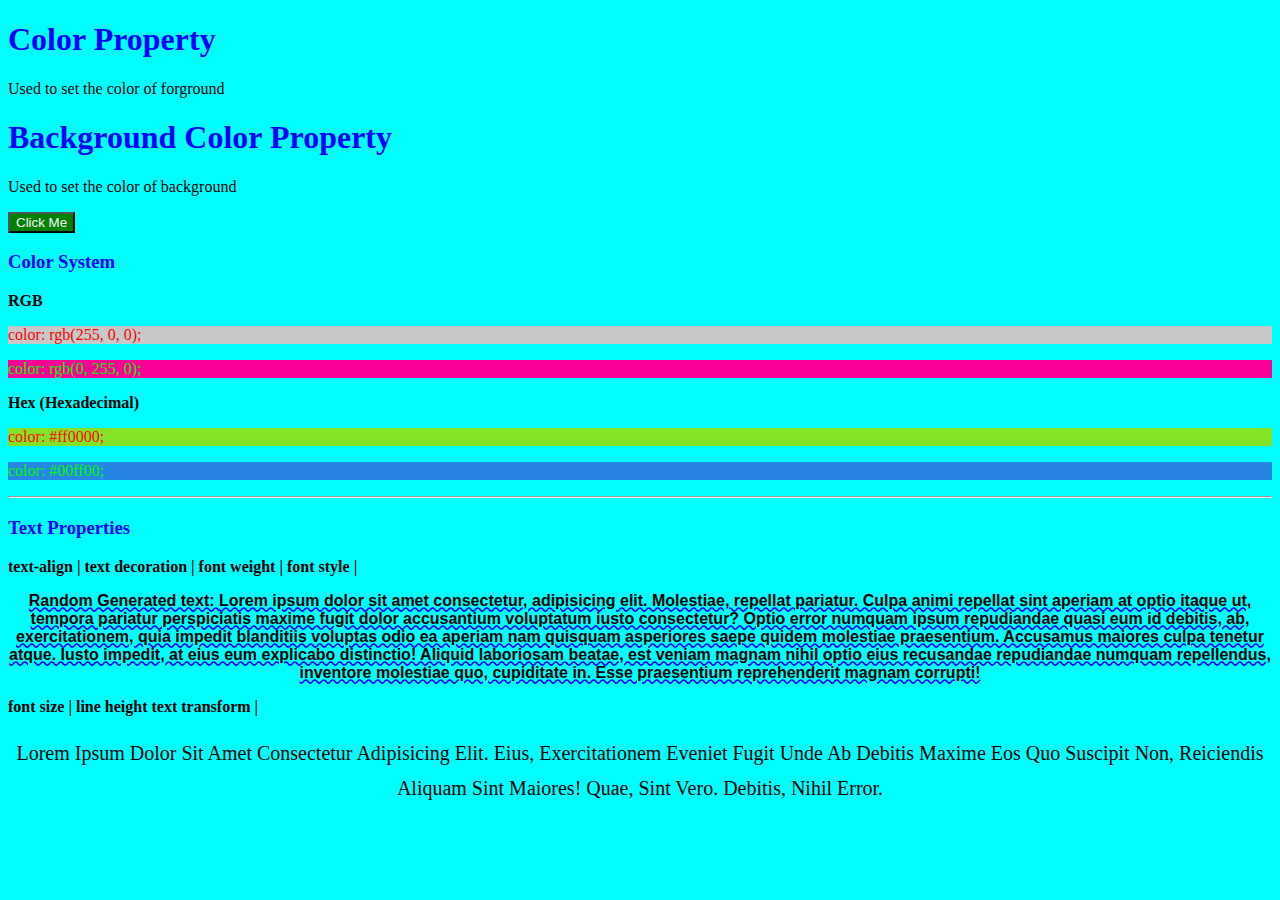
<file: css-classes/level1/index.html>
<!DOCTYPE html>
<html lang="en">
<head>
    <meta charset="UTF-8">
    <meta name="viewport" content="width=device-width, initial-scale=1.0">
    <title>CSS level 1</title>
    <link rel="stylesheet" href="style.css">
</head>
<body>
    <h1>Color Property</h1>
    <p>Used to set the color of forground</p>
    <h1>Background Color Property</h1>
    <p>Used to set the color of background</p>
    <button>Click Me</button>
    <h3>Color System</h3>
    <b>RGB</b>
    <p id="red">color: rgb(255, 0, 0);</p>
    <p id="green">color: rgb(0, 255, 0);</p>
    <b>Hex (Hexadecimal)</b>
    <p id="hexred">color: #ff0000;</p>
    <p id="hexgreen">color: #00ff00;</p>
    <hr/>
    <h3>Text Properties</h3>
    <b>text-align |</b>
    <b>text decoration |</b>
    <b>font weight |</b>
    <b>font style |</b>
    <p id="textproperties"><b>Random Generated text: </b>Lorem ipsum dolor sit amet consectetur, adipisicing elit. Molestiae, repellat pariatur. Culpa animi repellat sint aperiam at optio itaque ut, tempora pariatur perspiciatis maxime fugit dolor accusantium voluptatum iusto consectetur?
    Optio error numquam ipsum repudiandae quasi eum id debitis, ab, exercitationem, quia impedit blanditiis voluptas odio ea aperiam nam quisquam asperiores saepe quidem molestiae praesentium. Accusamus maiores culpa tenetur atque.
    Iusto impedit, at eius eum explicabo distinctio! Aliquid laboriosam beatae, est veniam magnam nihil optio eius recusandae repudiandae numquam repellendus, inventore molestiae quo, cupiditate in. Esse praesentium reprehenderit magnam corrupti!</p>
    <b>font size |</b>
    <b>line height</b>
    <b>text transform |</b>
    <p id="multipletextproperties">Lorem ipsum dolor sit amet consectetur adipisicing elit. Eius, exercitationem eveniet fugit unde ab debitis maxime eos quo suscipit non, reiciendis aliquam sint maiores! Quae, sint vero. Debitis, nihil error.</p>
</body>
</html>
</file>
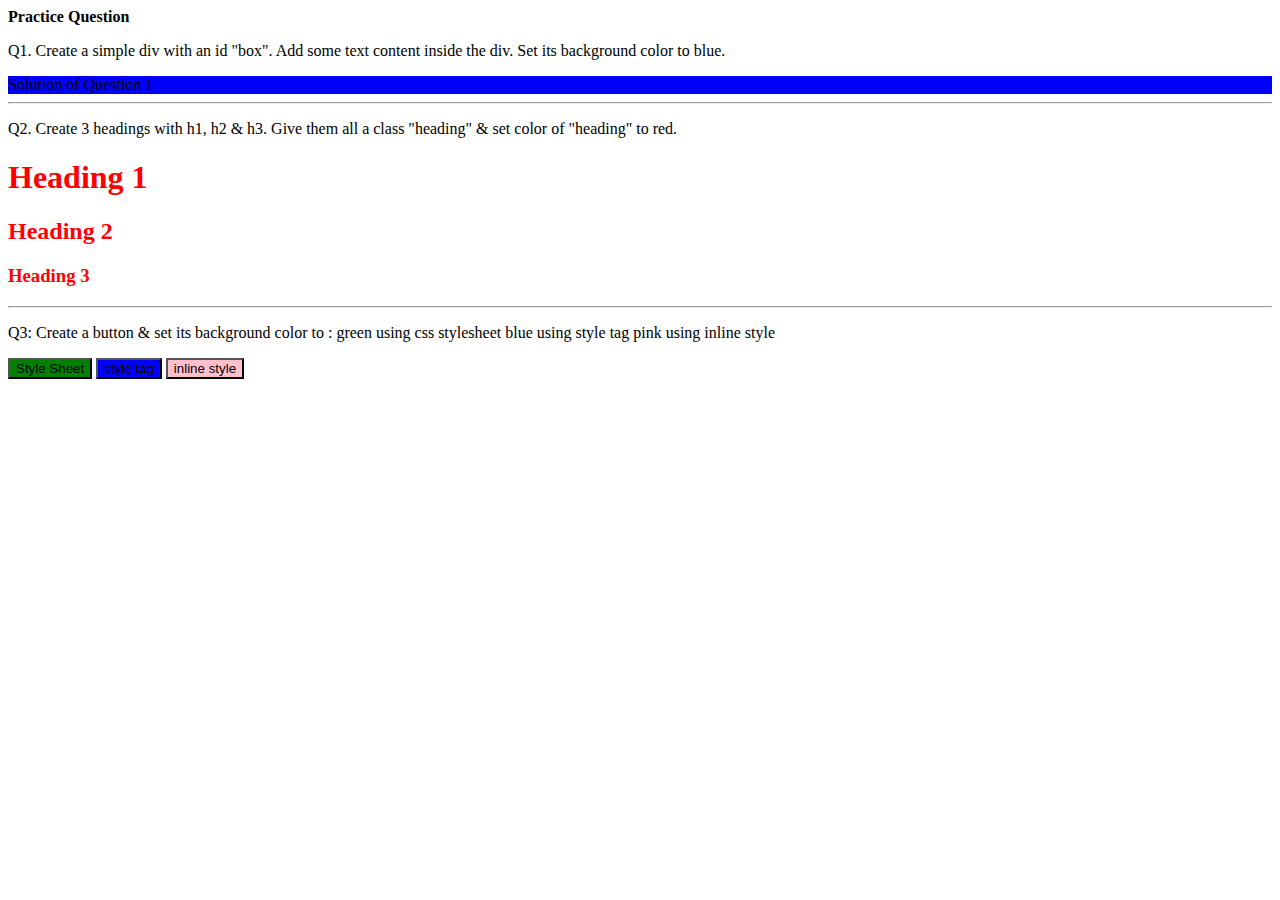
<file: practice Sets/practiceSet-1.html>
<!DOCTYPE html>
<html lang="en">
<head>
    <meta charset="UTF-8">
    <meta name="viewport" content="width=device-width, initial-scale=1.0">
    <title>Practice Set 1</title>
    <link rel="stylesheet" href="practiceSet-1.css">
</head>
<body>
    <b>Practice Question</b>
    <p>Q1. Create a simple div with an id "box".
        Add some text content inside the div.
        Set its background color to blue.</p>
    <div id="box">Solution of Question 1</div>
    <hr/>
    <p>Q2. Create 3 headings with h1, h2 & h3. Give them all a class "heading" & set color of "heading" to red.</p>
    <h1 class="heading">Heading 1</h1>
    <h2 class="heading">Heading 2</h2>
    <h3 class="heading">Heading 3</h3>
    <hr/>
    <p>Q3: Create a button & set its background color to :
        green using css stylesheet
        blue using style tag
        pink using inline style</p>
    <button type="button">Style Sheet</button>
    <button type="button" id="styletag">style tag</button>
    <style>
        #styletag {
            background-color: blue;
        }
    </style>
    <button type="button" style="background-color: pink;">inline style</button>
</body>
</html>
</file>
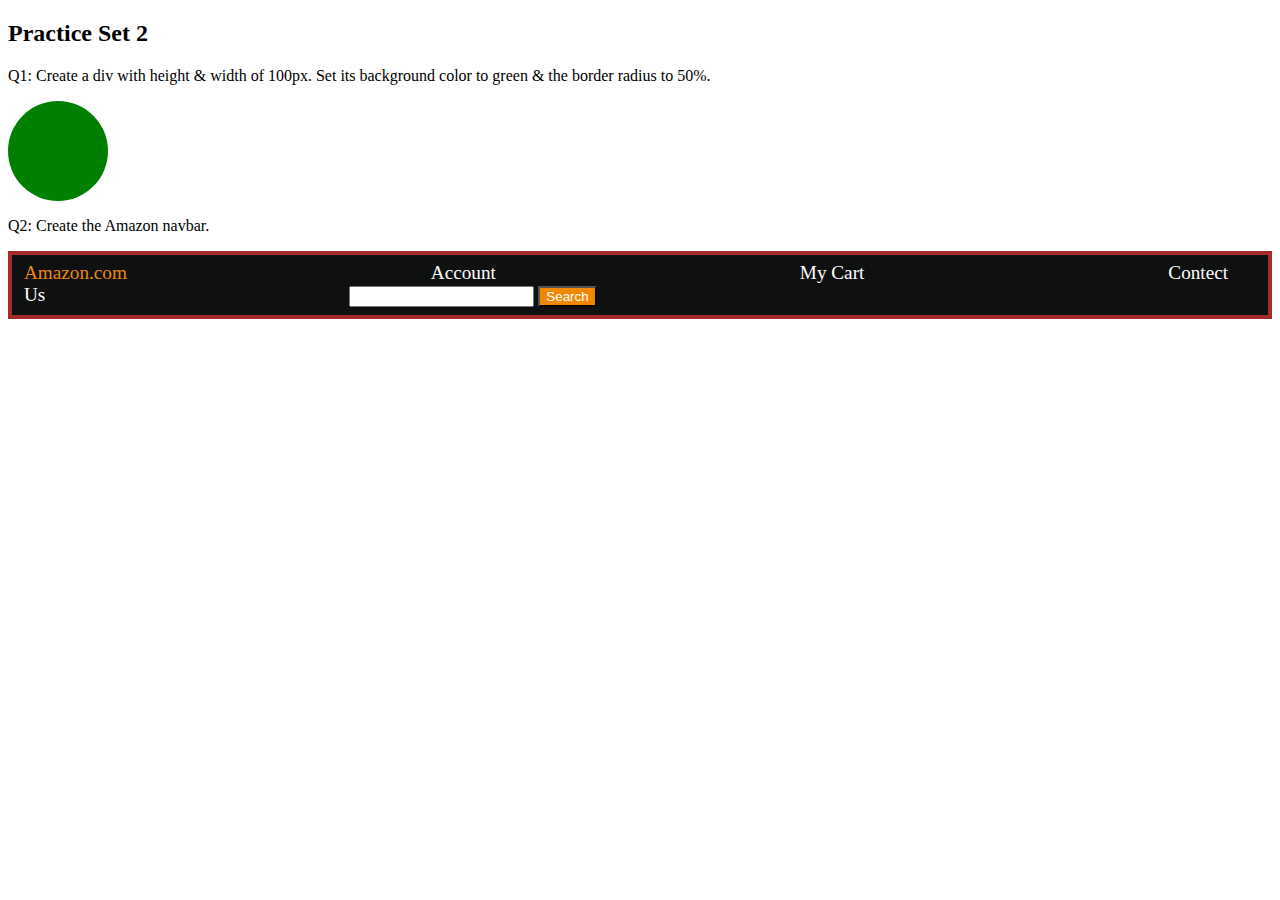
<file: practice Sets/practiceSet-2.html>
<!DOCTYPE html>
<html lang="en">
<head>
    <meta charset="UTF-8">
    <meta name="viewport" content="width=device-width, initial-scale=1.0">
    <title>Practice Set 2</title>
    <link rel="stylesheet" href="practiceSet-2.css">
</head>
<body>
    <!--Practice set 2-->
    <h2 id="practiceSet">Practice Set 2</h2>
    <p id="question1">Q1: Create a div with height & width of 100px.
        Set its background color to green & the border radius to 50%.</p>
    <div id="q1"></div>
    <p id="question2">Q2: Create the Amazon navbar.</p>
    <div id="navbar">
        <a id="logo" href="https://www.amazon.com/">Amazon.com</a>
        <a>Account</a>
        <a>My Cart</a>
        <a>Contect Us</a>
        <input type="text" name="search box">
        <button>Search</button>
    </div>
</body>
</html>
</file>
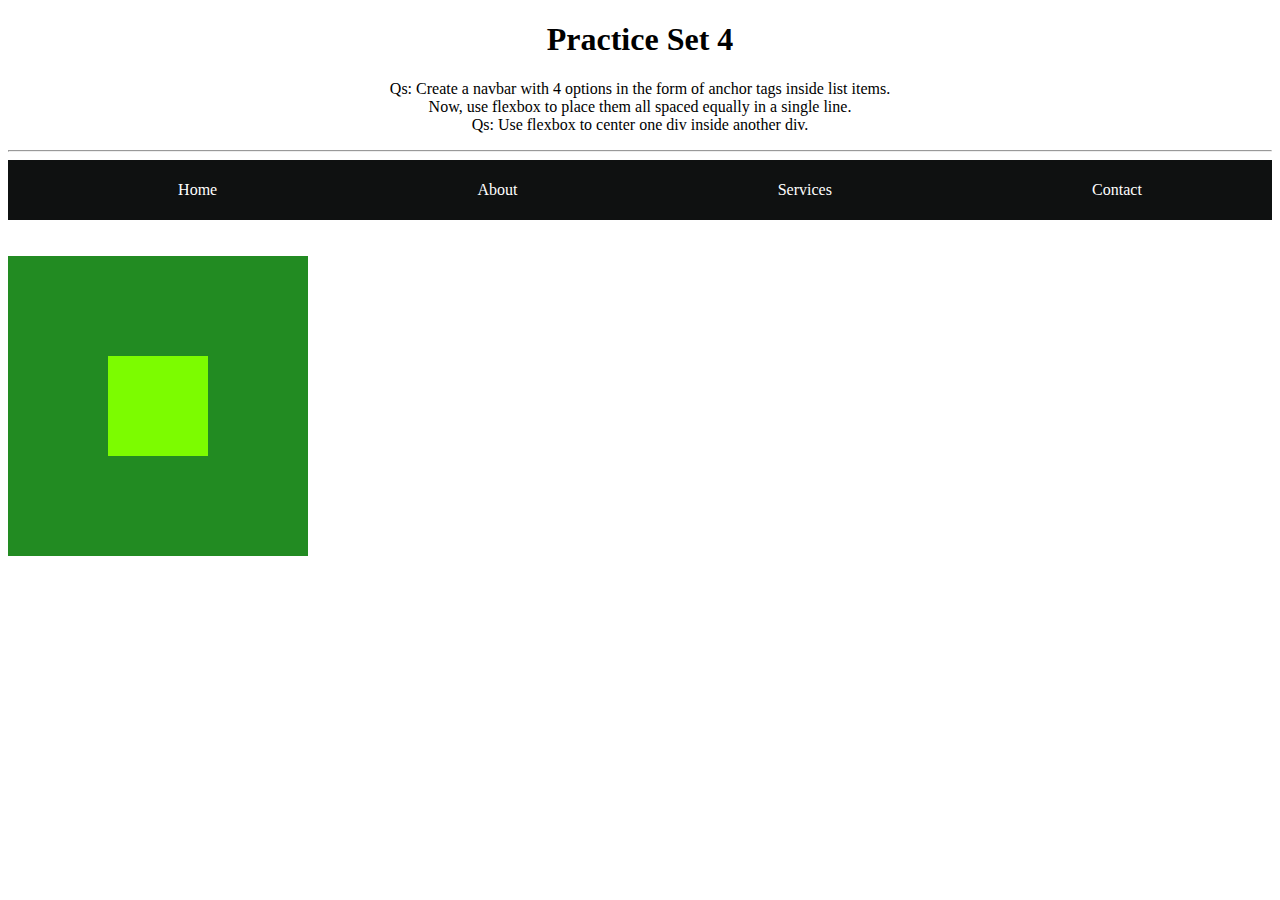
<file: practice Sets/practiceSet-4.html>
<!DOCTYPE html>
<html lang="en">
<head>
    <meta charset="UTF-8">
    <meta name="viewport" content="width=device-width, initial-scale=1.0">
    <title>Practice Set 6</title>
    <link rel="stylesheet" href="practiceSet-4.css">
</head>
<body>
    <h1 id="practiceSet">Practice Set 4</h1>
    <p id="practiceQuestion">
        Qs: Create a navbar with 4 options in the form of anchor tags inside list items. <br/>
        Now, use flexbox to place them all spaced equally in a single line. <br/>
        Qs: Use flexbox to center one div inside another div. <br/>
    </p>
    <hr/>
    <div class="navbar">
        <ul>
            <li><a href="#">Home</a></li>
            <li><a href="#">About</a></li>
            <li><a href="#">Services</a></li>
            <li><a href="#">Contact</a></li>
        </ul>
    </div>
    <br/> <br/>

    <div class="outer">
        <div class="inner"></div>
    </div>
</body>
</html>
</file>
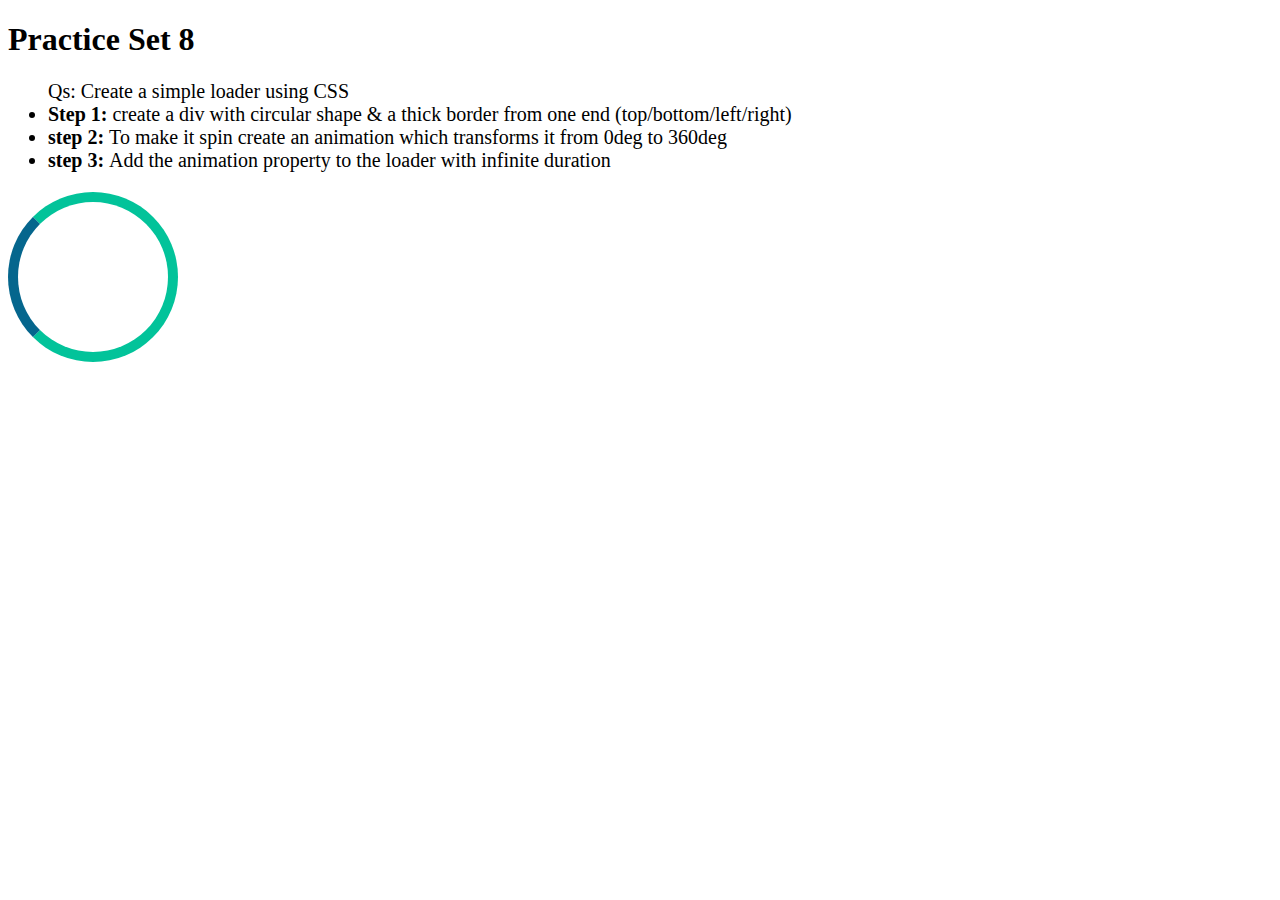
<file: practice Sets/practiceSet-5.html>
<!DOCTYPE html>
<html lang="en">
<head>
    <meta charset="UTF-8">
    <meta name="viewport" content="width=device-width, initial-scale=1.0">
    <title>Practice Set 8</title>
    <link rel="stylesheet" href="practiceSet-5.css">
</head>
<body>
    <h1>Practice Set 8</h1>
    <ul id="question">
        Qs: Create a simple loader using CSS
        <li><b>Step 1:</b> create a div with circular shape & a thick border from one end (top/bottom/left/right)</li>
        <li><b>step 2: </b>To make it spin create an animation which transforms it from 0deg to 360deg</li>
        <li><b>step 3: </b>Add the animation property to the loader with infinite duration</li>
    </ul>
    <div id="loader"></div>
</body>
</html>
</file>
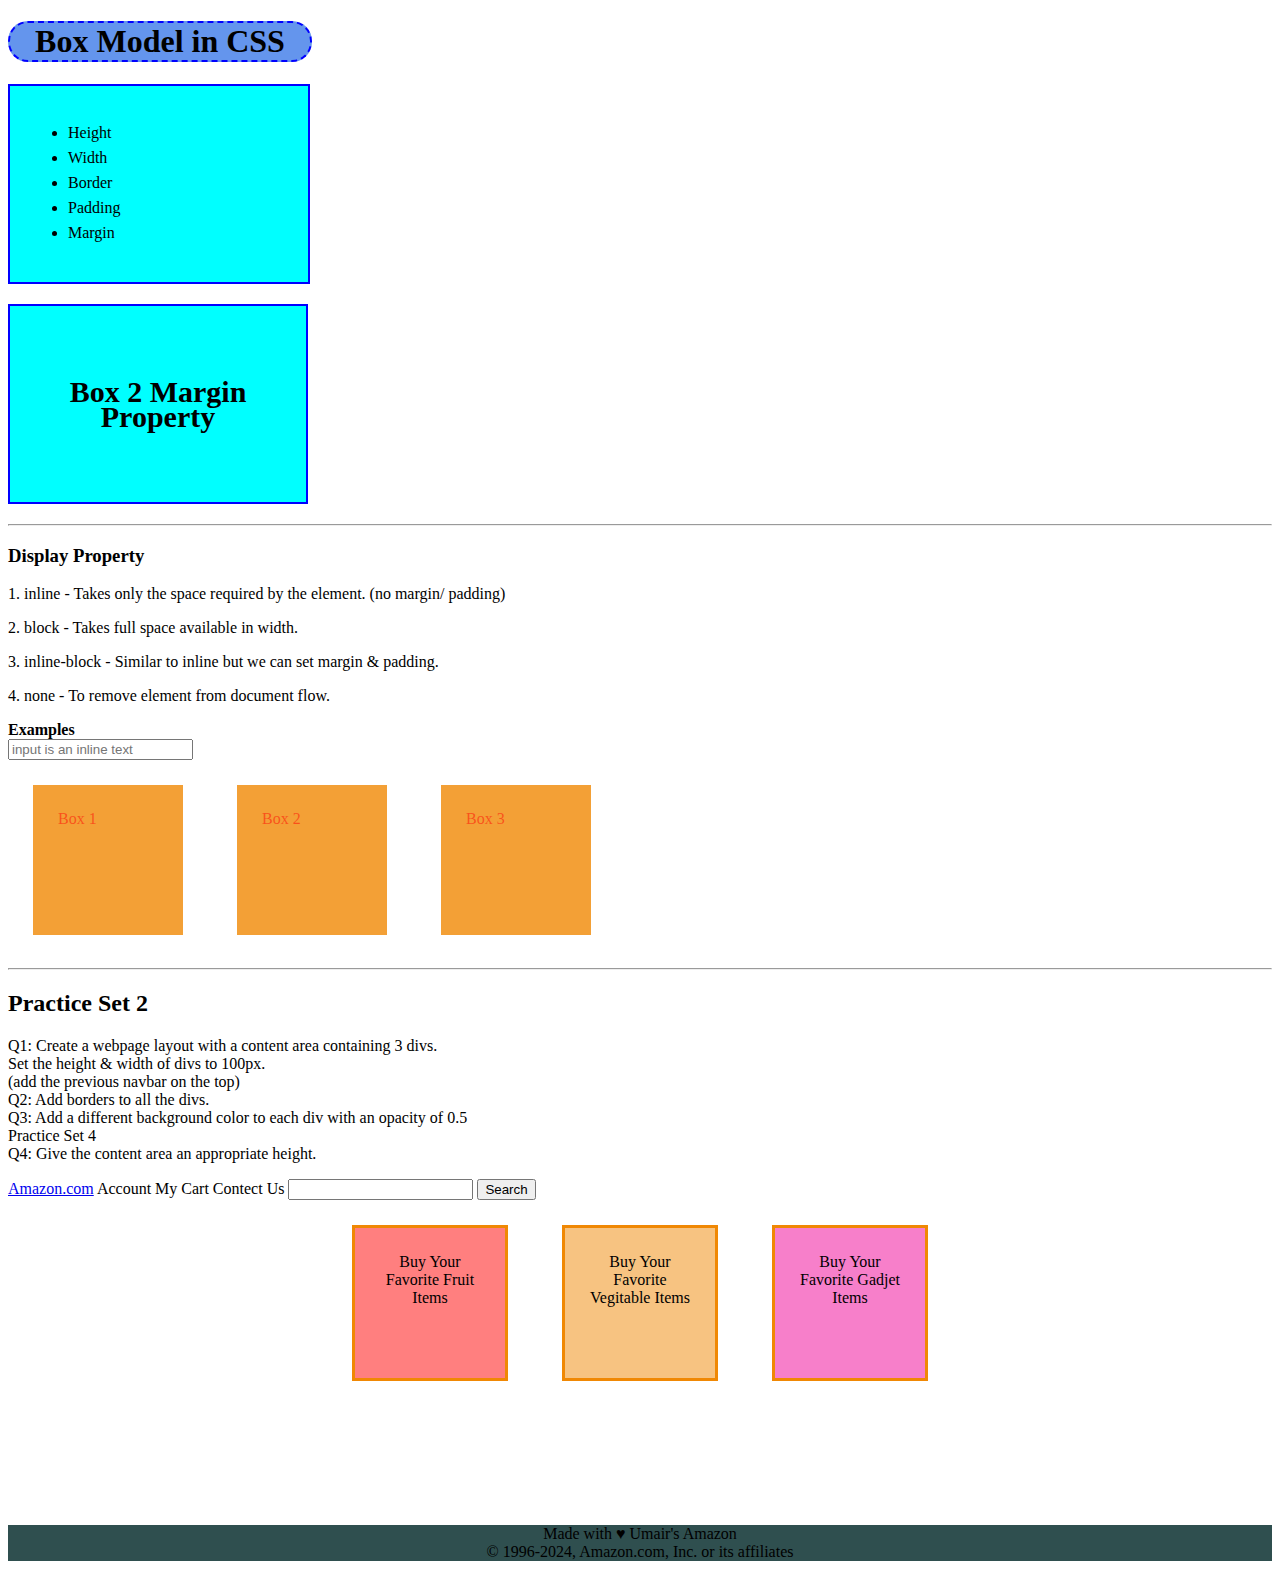
<file: css-classes/level2/level2.html>
<!DOCTYPE html>
<html lang="en">
<head>
    <meta charset="UTF-8">
    <meta name="viewport" content="width=device-width, initial-scale=1.0">
    <title>Level 2</title>
    <link rel="stylesheet" href="style.css">
</head>
<body>
    <!--Mox Model in Css-->
    <h1 id="boxModel">Box Model in CSS</h1>
    <div class="boxProperties">
        <ul>
            <li>Height</li>
            <li>Width</li>
            <li>Border</li>
            <li>Padding</li>
            <li>Margin</li>
        </ul>
    </div>
    <div class="boxProperties" id="box2">
        Box 2 Margin Property
    </div>
    <hr/>
    <!--Display Property-->
    <h3 id="displayProperty">Display Property</h3>
    <p class="displayDefinitions">
        1. inline - Takes only the space required by the element. (no margin/ padding)
    </p>
    <p class="displayDefinitions">
        2. block - Takes full space available in width. 
    </p>
    <p class="displayDefinitions">
        3. inline-block - Similar to inline but we can set margin & padding.
    </p>
    <p class="displayDefinitions">
        4. none - To remove element from document flow.
    </p>
    <b id="example">Examples</b>
    <input type="text" id="input1" placeholder="input is an inline text">
    <div class="blockBox">Box 1</div>
    <div class="blockBox">Box 2</div>
    <div class="blockBox">Box 3</div>
    <div class="blockBox" id="none">Box 3</div>
    <hr/>
    <!--Position Property-->
    <h2 id="praticeset2">Practice Set 2</h2>
    <p id="question3">
        Q1: Create a webpage layout with a content area containing 3 divs.<br/>
        Set the height & width of divs to 100px.<br/>
        (add the previous navbar on the top)<br/>
        Q2: Add borders to all the divs.<br/>
        Q3: Add a different background color to each div with an opacity of 0.5 <br/>
        Practice Set 4 <br/>
        Q4: Give the content area an appropriate height.
    </p>
    <div id="navbar">
        <a id="logo" href="https://www.amazon.com/">Amazon.com</a>
        <a>Account</a>
        <a>My Cart</a>
        <a>Contect Us</a>
        <input type="text" name="search box">
        <button>Search</button>
    </div>
    <div id="contentArea">
        <div class="div" id="div1">Buy Your Favorite Fruit Items</div>
        <div class="div" id="div2">Buy Your Favorite Vegitable Items</div>
        <div class="div" id="div3">Buy Your Favorite Gadjet Items</div>
    </div>
    <footer>
        Made with &hearts; Umair's Amazon <br/>
        &#169; 1996-2024, Amazon.com, Inc. or its affiliates
    </footer>
</body>
</html>
</file>
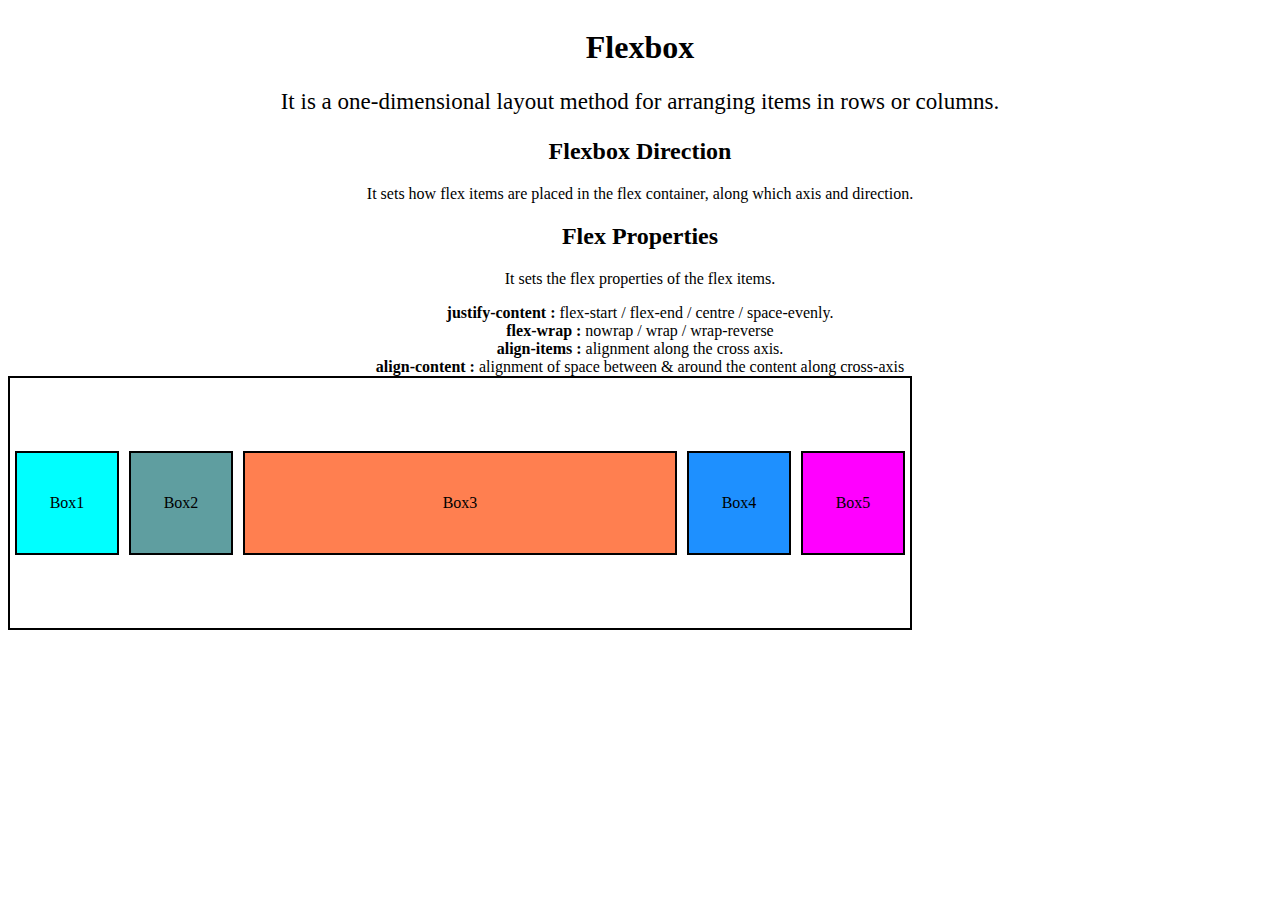
<file: css-classes/level4/level4.html>
<!DOCTYPE html>
<html lang="en">
<head>
    <meta charset="UTF-8">
    <meta name="viewport" content="width=device-width, initial-scale=1.0">
    <title>Level 4</title>
    <link rel="stylesheet" href="level4.css">
</head>
<body>
    <!--Flexbox-->
    <h1 id="flexbox">Flexbox</h1>
    <p id="flexboxDef">It is a one-dimensional layout method for arranging items in rows or columns.</p>

    <!--Flexbox Direction-->
    <h2 id="flexboxDirection">Flexbox Direction</h2>
    <p id="flexboxDirectionDef">It sets how flex items are placed in the flex container, along which axis and direction.</p>

    <!--Flex Properties-->
    <h2 id="flexProperties">Flex Properties</h2>
    <p id="flexPropertiesDef">It sets the flex properties of the flex items.</p>

        <b>justify-content :</b> flex-start / flex-end / centre / space-evenly. <br/>
        <b>flex-wrap :</b> nowrap / wrap / wrap-reverse <br/>
        <b>align-items :</b> alignment along the cross axis. <br/> 
        <b>align-content :</b> alignment of space between & around the content along cross-axis <br/>
 
    
    <!--Flex container-->
    <div id="flexcontainer">
        <div class="box" id="box1">Box1</div>
        <div class="box" id="box2">Box2</div>
        <div class="box" id="box3">Box3</div>
        <div class="box" id="box4">Box4</div>
        <div class="box" id="box5">Box5</div>
    </div>
</body>
</html>
</file>
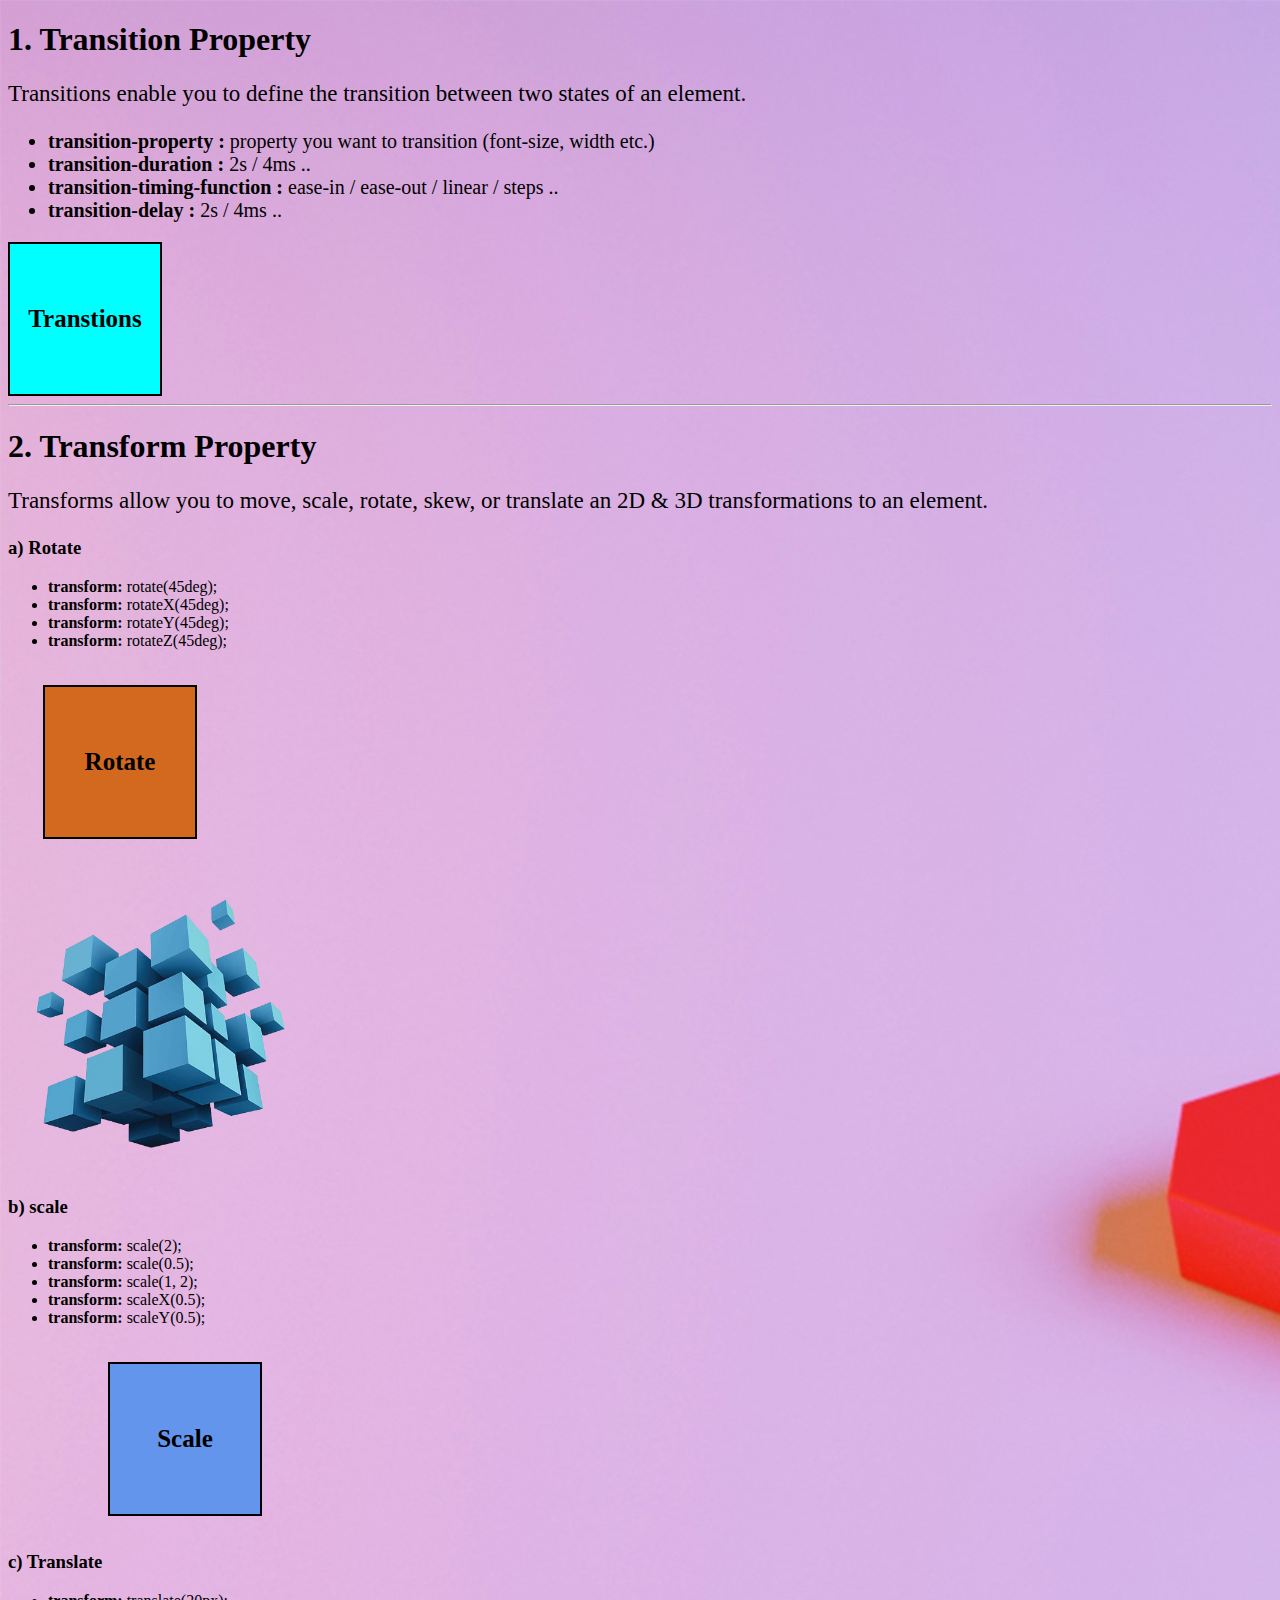
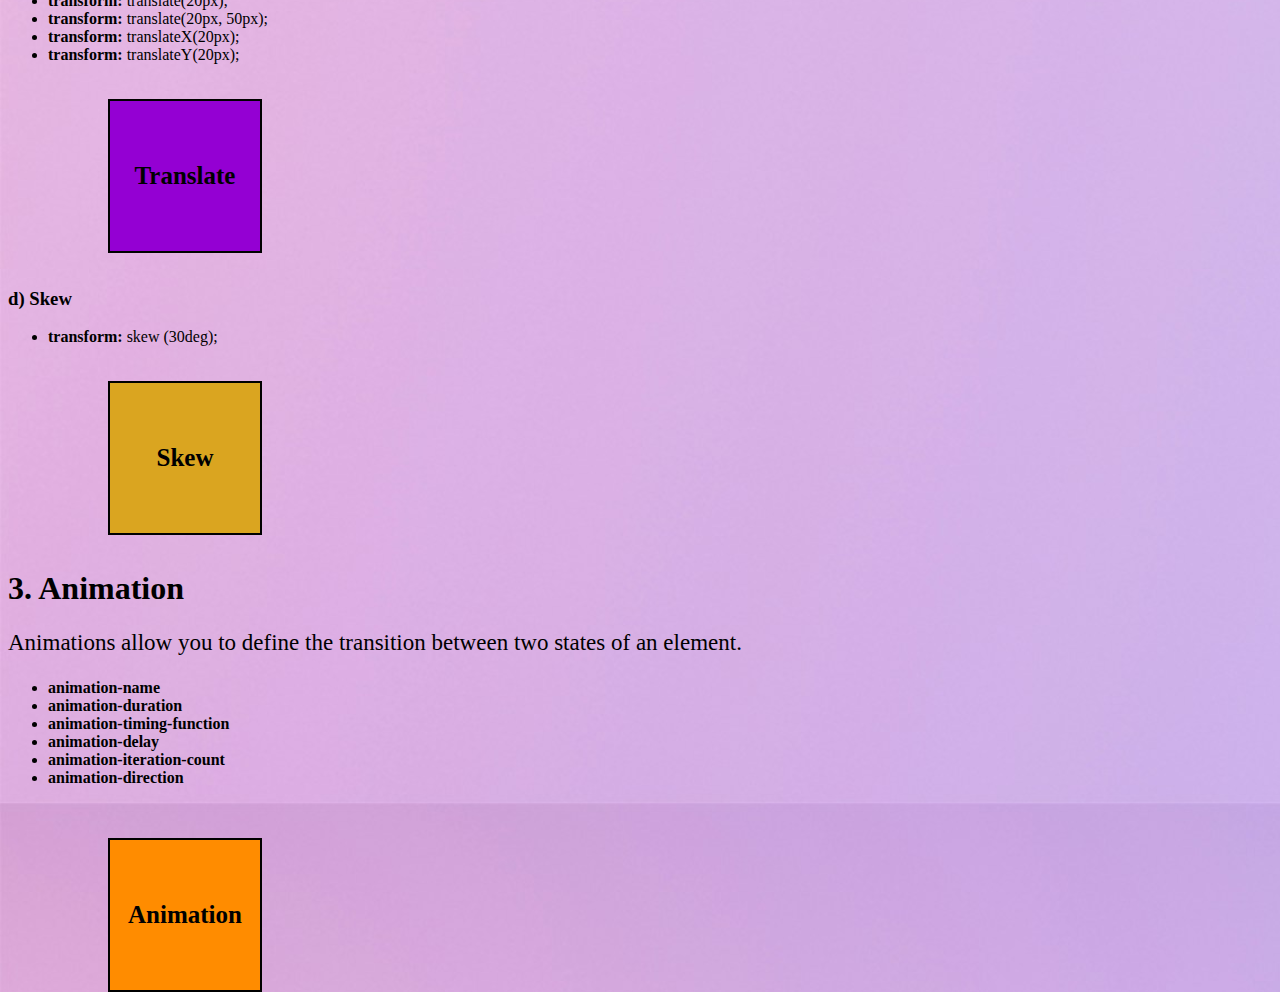
<file: css-classes/level5/level5.html>
<!DOCTYPE html>
<html lang="en">
<head>
    <meta charset="UTF-8">
    <meta name="viewport" content="width=device-width, initial-scale=1.0">
    <title>Level 5</title>
    <link rel="stylesheet" href="level5.css">
</head>
<body>
    <!--Transition Property-->
    <h1 id="transitionHead">1. Transition Property</h1>
    <p id="transitionDef">Transitions enable you to define the transition between two states of an element.</p>
    <ul id="transitions">
        <li><b>transition-property :</b> property you want to transition (font-size, width etc.)</li>

        <li><b>transition-duration :</b> 2s / 4ms ..</li>
            
        <li><b>transition-timing-function :</b> ease-in / ease-out / linear / steps ..</li>
            
        <li><b>transition-delay :</b> 2s / 4ms ..</li>
    </ul>

    <!-- creating div to apply transitions -->
    <div id="transitionDiv">Transtions</div>
    <hr/>
    <h1 id="transformHead">2. Transform Property</h1>
    <p id="transformDef">Transforms allow you to move, scale, rotate, skew, or translate an 2D & 3D transformations to an element.</p>
    <!-- Rotate -->
    <h3 id="rotate">a) Rotate</h3>
    <ul id="transformRotate">
        <li><b>transform:</b> rotate(45deg);</li>
        <li><b>transform:</b> rotateX(45deg);</li>
        <li><b>transform:</b> rotateY(45deg);</li>
        <li><b>transform:</b> rotateZ(45deg);</li>
    </ul>
    <div id="rotateDiv">Rotate</div>
    <img src="3dCube.png"/>
     <!-- scale -->
    <h3 id="scale">b) scale</h3>
    <ul id="transformScale">
        <li><b>transform:</b> scale(2);</li>
        <li><b>transform:</b> scale(0.5);</li>
        <li><b>transform:</b> scale(1, 2);</li>
        <li><b>transform:</b> scaleX(0.5);</li>
        <li><b>transform:</b> scaleY(0.5);</li>
    </ul>
    <div id="scaleDiv">Scale</div>
    <!-- Translate -->
    <h3 id="translate">c) Translate</h3>
    <ul id="transformTranslate">
        <li><b>transform:</b> translate(20px);</li>
        <li><b>transform:</b> translate(20px, 50px);</li>
        <li><b>transform:</b> translateX(20px);</li>
        <li><b>transform:</b> translateY(20px);</li>
    </ul>
    <div id="translateDiv">Translate</div>
    <!-- Skew -->
    <h3 id="skew">d) Skew</h3>
    <ul id="transformSkew">
        <li><b>transform:</b> skew (30deg);</li>
    </ul>
    <div id="skewDiv">Skew</div>

    <!-- Animation -->
    <h1 id="animationHead">3. Animation</h1>
    <p id="animationDef">Animations allow you to define the transition between two states of an element.</p>
    <ul id="animations">
        <li><b>animation-name</b></li>
        <li><b>animation-duration</b></li>
        <li><b>animation-timing-function</b></li>
        <li><b>animation-delay</b></li>
        <li><b>animation-iteration-count</b></li>
        <li><b>animation-direction</b></li>
    </ul>
    <div id="animationDiv">Animation</div>
</body>
</html>
</file>
<file: css-classes/level1/style.css>
/* Color Property*/
h1 {
    color: blue;
}

/* Background color Property*/
body {
    background-color:aqua;
}

button {
    background-color: black;
    color: white;
}

h3 {
    color: blue;
}

#rgb {
    background-color: cadetblue;
}

#red {
    color: rgb(250, 0, 0);
    background-color: rgb(200, 200, 200);
}

#green {
    color: rgb(0, 250, 0);
    background-color: rgb(250, 0, 150);
}

#hexred {
    color: #ff0000;
    background-color: #85e327;
}

#hexgreen {
    color: #00ff00;
    background-color: #2785e3;
}

#box {
    background-color: blue;
}

.heading {
    color: red;
}

button {
    background-color: green;
}

#textproperties {
    text-align: center;
    text-decoration: blue wavy underline;
    font-weight: 900;
    font-family:'Franklin Gothic Medium', 'Arial Narrow', Arial, sans-serif;
}

#multipletextproperties {
    text-align: center;
    font-size: 20px;
    line-height: 35px;
    text-transform: capitalize;
}
</file>
<file: practice Sets/practiceSet-1.css>
h3 {
    color: blue;
}

#box {
    background-color: blue;
}

.heading {
    color: red;
}

button {
    background-color: green;
}
</file>
<file: practice Sets/practiceSet-2.css>
/*Practice Questions*/
#q1 {
    height: 100px;
    width: 100px;
    text-align: center;
    background-color: green;
    border-radius: 50%;
}

#navbar {
    background-color: #0f1111;
    color: white;
    height: 60px;
    border: 4px solid brown;
    align-content: center;
    padding-left: 12px;
}

#navbar a {
    margin-right: 300px;
    font-size: larger;
}

#logo {
    color: #f08804;
    text-decoration: none;
}

#navbar button {
    background-color: #f08804;
    color: white;
}
</file>
<file: practice Sets/practiceSet-4.css>
* {
    text-align: center;
}
.navbar {
    background-color: #0F1111;
    height: 60px;
    align-content: center;
}

.navbar ul {
    display: flex;
    justify-content: space-around;
    
}

.navbar li {
    list-style-type: none;
}

.navbar a {
    color: white;
    text-decoration: none;
}

.outer {
    width: 300px;
    height: 300px;
    background-color: forestgreen;
    display: flex;
    justify-content: center;
    align-items: center;
}

.inner {
    width: 100px;
    height: 100px;
    background-color:lawngreen;
}
</file>
<file: practice Sets/practiceSet-5.css>
#question {
    font-size: 20px; 
}

#loader {
    width: 150px;
    height: 150px;
    border-radius: 50%;
    border: 10px solid #02C39A;
    border-left: 10px solid #05668D;
    position: absolute;
    top: 50deg;
    animation: animateLoader 1.5s ease-in-out 0s infinite normal;
}

@keyframes animateLoader {
    0% {
        transform: rotate(0deg);
    }
    100% {
        transform: rotate(360deg);
    }
}
</file>
<file: css-classes/level2/style.css>
/* Box Model In CSS */
.boxProperties {
    background-color: aqua;
    line-height: 25px;
    align-items: center;
    height: 160px;
    width: 280px;
    border: 2px;
    border-style: solid;
    border-color: blue;
    padding-left: 18px;
    padding-top: 18px;
    padding-bottom: 18px;
    margin-bottom: 20px;
}

#boxModel {
    background-color:cornflowerblue;
    width: 300px;
    text-align: center;
    border: 2px dashed blue;
    border-radius: 20px;
}

#box2 {
    text-align: center;
    padding-right:18px;
    width: 260px;
    align-content: center;
    font-size: 30px;
    font-weight: 700;
}

/*display Property */
#input1 {
    display: block;
}

.blockBox {
    width: 100px;
    height: 100px;
    background-color:rgba(240, 136, 4, 0.8);
    color: rgba(255, 0, 0, 0.5);
    margin: 25px;
    padding: 25px;
    display: inline-flex;
    
}

#none {
    display: none;
}

/*Practice Set 2*/
.div {
    width: 100px;
    height: 100px;
    border: 3px solid #f08804;
    display: inline-block;
    margin: 25px;
    padding: 25px;
}

#div1 {
    background-color: rgba(255, 0, 0, 0.5);
}

#div2 {
    background-color: rgba(240, 136, 4, 0.5);
}

#div3 {
    background-color: rgba(240, 0, 150, 0.5);
}

#contentArea {
    width: 50%;
    height: 300px;
    margin: auto;
    text-align: center;
}

footer {
    text-align: center;
    background-color: darkslategray;
    margin-top: 25px;
}
</file>
<file: css-classes/level4/level4.css>
body {  
    text-align: center;
    align-content: center;
}

/* Flexbox Def */
#flexboxDef {
    font-size: 23px;
}

/* Flex container */
#flexcontainer {
    width: 900px;
    height: 250px;
    border: 2px solid black;
    text-align: center;
    display: flex;
    flex-direction: row;
    justify-content: space-around;
    align-items: center;
    flex-wrap: wrap;
    align-content: center;
}

.box {
    width: 100px;
    height: 100px;
    border: 2px solid black;
    margin: 5px;
    display: inline-block;
    text-align: center;
    align-content: center;
}

#box1 {
    background-color: aqua;
}

#box2 {
    background-color: cadetblue;
}

#box3 {
    background-color: coral;
    flex-grow: 1;
}

#box4 {
    background-color: dodgerblue;
}

#box5 {
    background-color: fuchsia;
}
</file>
<file: css-classes/level5/level5.css>
body {
    background-image: url(backImage.jpg);
    background-size: cover;
}
p {
    font-size: 23px;
}

/* Transtion Property */
#transitions {
    font-size: 20px;
}

/* Transtions */
#transitionDiv {
    width: 150px;
    height: 150px;
    border: 2px solid #000;
    background-color: aqua;
    display: flex;
    justify-content: center;
    align-items: center;
    font-size: 25px;
    font-weight: 600;
    transition-property: all;
    transition-duration: 2s;
    transition-timing-function: ease-in;
    transition-delay: 0.5s;
}

#transitionDiv:hover {
    background-color:blueviolet;
    color: #fff;
    font-size: 70px;
    width: 400px;
    border-radius: 50% 20% / 10% 40%;
}

#transitionDiv:active {
    background-color:blue;
    color: #fff;
}

/* Rotate */
#rotateDiv {
    width: 150px;
    height: 150px;
    border: 2px solid #000;
    background-color:chocolate;
    display: flex;
    justify-content: center;
    align-items: center;
    font-size: 25px;
    font-weight: 600;
    margin: 35px;
    transition: all;
    transition-duration: 2s;
    transition-delay: 0.2s;
}

#rotateDiv:hover {
    background-color:crimson;
    color: #fff;
    transform: rotate(45deg);
    padding: 10px;
}

/* 3d Image */
img {
    width: 300px;
    transition: all;
    transition-duration: 2s;
    transition-delay: 0.2s;
}

img:hover {
    transform: rotateY(45deg);
}

/* Scale */
#scaleDiv {
    width: 150px;
    height: 150px;
    border: 2px solid #000;
    background-color:cornflowerblue;
    display: flex;
    justify-content: center;
    align-items: center;
    font-size: 25px;
    font-weight: 600;
    margin: 35px;
    margin-left: 100px;
    transition: all;
    transition-duration: 2s;
    transition-delay: 0.2s;
}

#scaleDiv:hover {
    background-color:cyan;
    color: black;
    transform: scale(2, 1);
    padding: 10px;
}

/* Translate */
#translateDiv {
    width: 150px;
    height: 150px;
    border: 2px solid #000;
    background-color:darkviolet;
    display: flex;
    justify-content: center;
    align-items: center;
    font-size: 25px;
    font-weight: 600;
    margin: 35px;
    margin-left: 100px;
    transition: all;
    transition-duration: 2s;
    transition-delay: 0.2s;
}

#translateDiv:hover {
    background-color:deeppink;
    color: white;
    transform: Translate(120px, -100px);
    padding: 10px;
}

/* Skew */
#skewDiv {
    width: 150px;
    height: 150px;
    border: 2px solid #000;
    background-color:goldenrod;
    display: flex;
    justify-content: center;
    align-items: center;
    font-size: 25px;
    font-weight: 600;
    margin: 35px;
    margin-left: 100px;
    transition: all;
    transition-duration: 2s;
    transition-delay: 0.2s;
}

#skewDiv:hover {
    background-color:indianred;
    color: white;
    transform: Skew(45deg);
    padding: 10px;
}

/* Animation */

#animationDiv {
    width: 150px;
    height: 150px;
    border: 2px solid #000;
    background-color:darkorange;
    
    display: flex;
    justify-content: center;
    align-items: center;
    font-size: 25px;
    font-weight: 600;
    margin: 35px;
    margin-left: 100px;
    animation-name: animation;
    animation-duration: 2s;
    animation-timing-function: ease-in;
    animation-delay: 0;
    animation-iteration-count: infinite;
    animation-direction: alternate;
    position: absolute;
}

@keyframes animation {
    from {left: 0px;}
    to {left: 1500px;}
}
</file>
